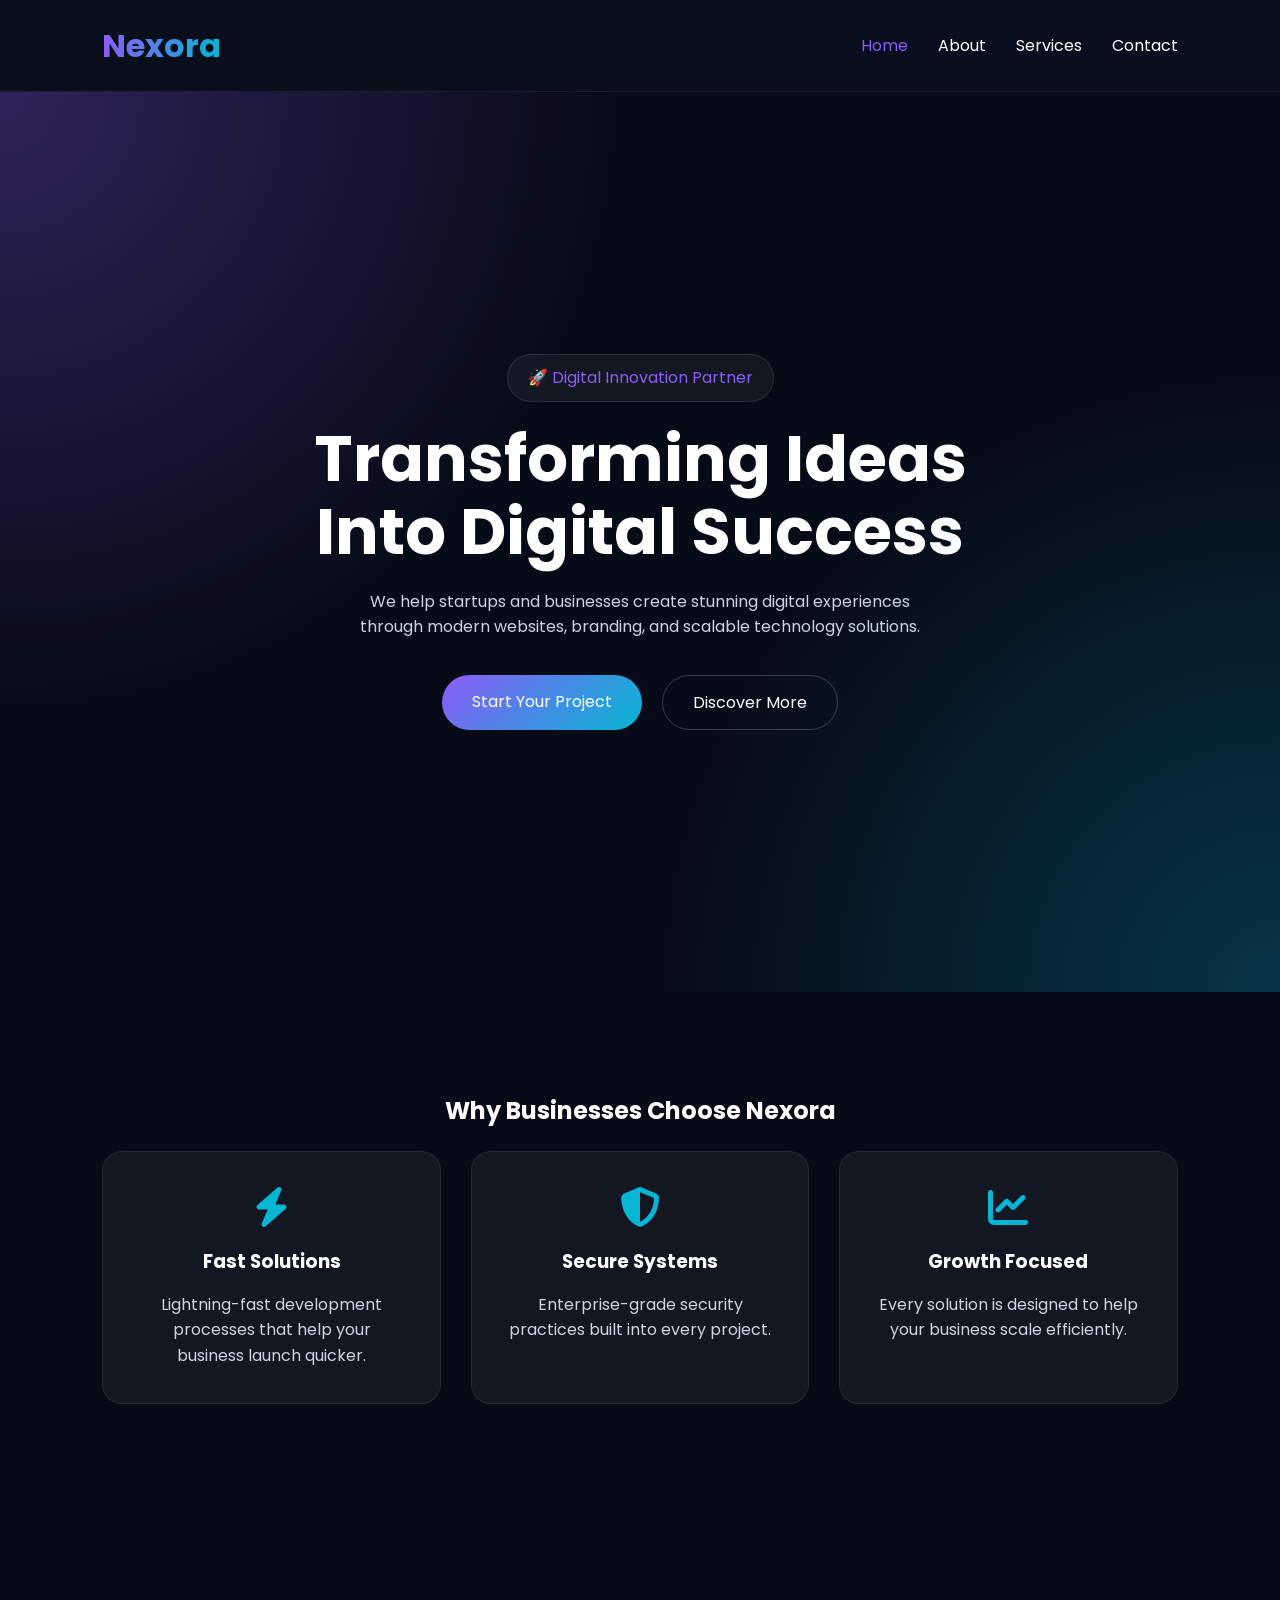
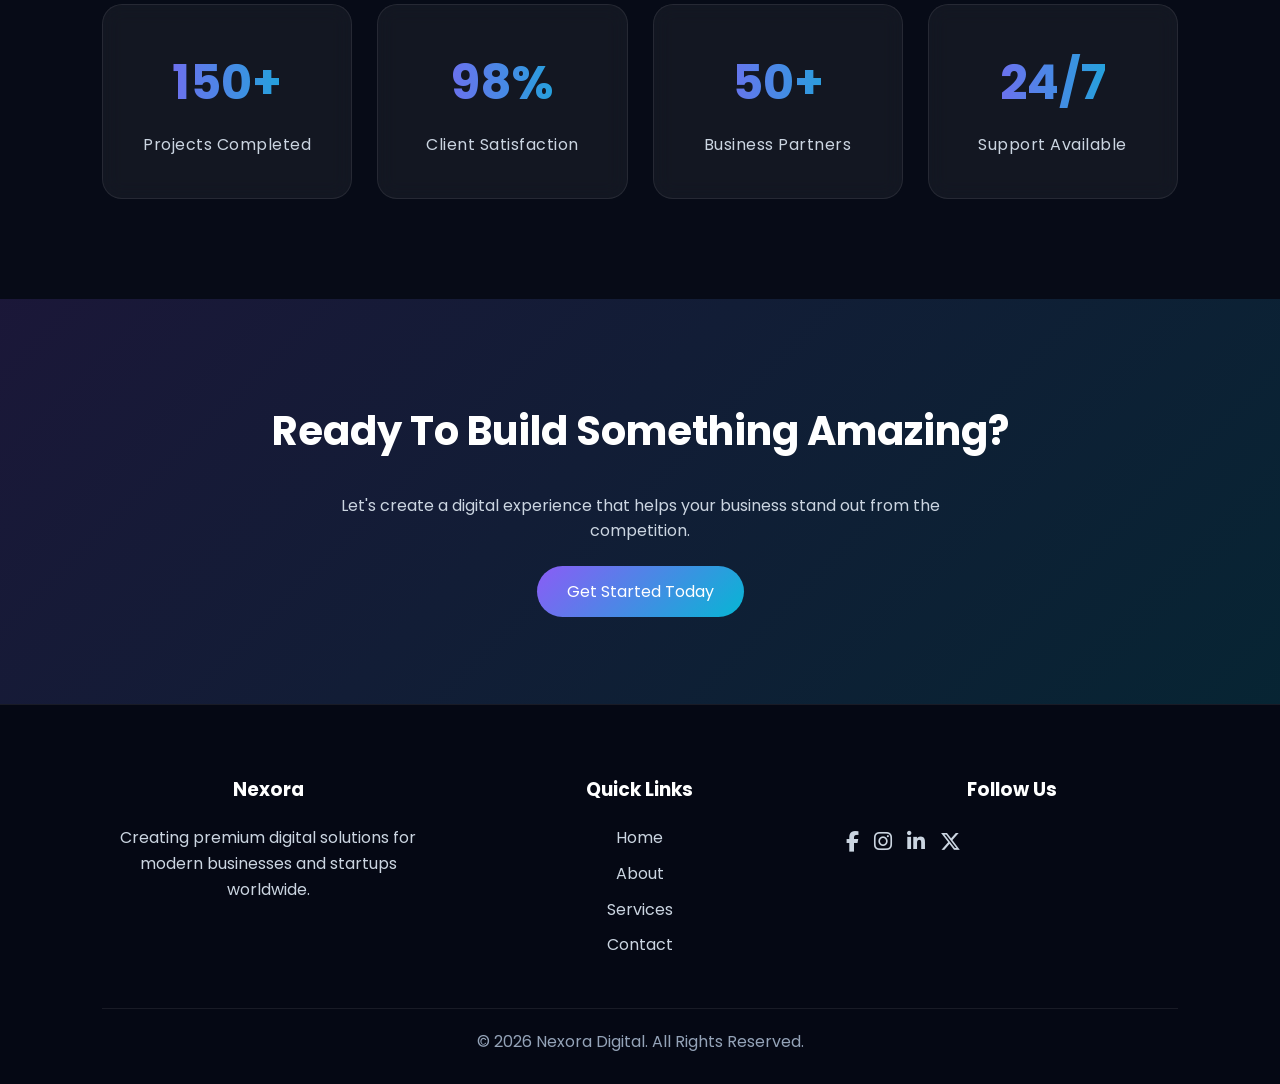
<file: index.html>
<!DOCTYPE html>
<html lang="en">
<head>
    <meta charset="UTF-8">
    <meta name="viewport" content="width=device-width, initial-scale=1.0">
    <title>TechNova Solutions</title>

    <link rel="stylesheet" href="style.css">

    <link rel="stylesheet"
    href="https://cdnjs.cloudflare.com/ajax/libs/font-awesome/6.5.1/css/all.min.css">

    <link href="https://fonts.googleapis.com/css2?family=Poppins:wght@300;400;500;600;700&display=swap"
    rel="stylesheet">
</head>


    <body><!-- NAVBAR -->

<nav class="navbar">

    <div class="logo">Nexora</div>

    <ul class="nav-links">
        <li><a href="index.html">Home</a></li>
        <li><a href="about.html">About</a></li>
        <li><a href="service.html">Services</a></li>
        <li><a href="contact.html">Contact</a></li>
    </ul>

    <div class="hamburger">
        <i class="fas fa-bars"></i>
    </div>

</nav>

<!-- HERO SECTION -->

<section class="hero">

    <div class="hero-content">

        <span class="hero-tag">
            🚀 Digital Innovation Partner
        </span>

        <h1>
            Transforming Ideas Into Digital Success
        </h1>

        <p>
            We help startups and businesses create stunning digital
            experiences through modern websites, branding, and
            scalable technology solutions.
        </p>

        <div class="hero-buttons">
            <a href="contact.html" class="btn">Start Your Project</a>
            <a href="about.html" class="btn-secondary">Discover More</a>
        </div>

    </div>

</section>

<!-- FEATURES -->

<section class="features">

    <h2>Why Businesses Choose Nexora</h2>

    <div class="feature-container">

        <div class="feature-card">

            <i class="fas fa-bolt"></i>

            <h3>Fast Solutions</h3>

            <p>
                Lightning-fast development processes that
                help your business launch quicker.
            </p>

        </div>

        <div class="feature-card">

            <i class="fas fa-shield-halved"></i>

            <h3>Secure Systems</h3>

            <p>
                Enterprise-grade security practices built
                into every project.
            </p>

        </div>

        <div class="feature-card">

            <i class="fas fa-chart-line"></i>

            <h3>Growth Focused</h3>

            <p>
                Every solution is designed to help your
                business scale efficiently.
            </p>

        </div>

    </div>

</section>

<!-- STATS SECTION -->

<section class="stats">

    <div class="stat-card">
        <h2>150+</h2>
        <p>Projects Completed</p>
    </div>

    <div class="stat-card">
        <h2>98%</h2>
        <p>Client Satisfaction</p>
    </div>

    <div class="stat-card">
        <h2>50+</h2>
        <p>Business Partners</p>
    </div>

    <div class="stat-card">
        <h2>24/7</h2>
        <p>Support Available</p>
    </div>

</section>

<!-- CALL TO ACTION -->

<section class="cta">

    <h2>
        Ready To Build Something Amazing?
    </h2>

    <p>
        Let's create a digital experience that helps your
        business stand out from the competition.
    </p>

    <a href="contact.html" class="btn">
        Get Started Today
    </a>

</section>

<!-- FOOTER -->

<footer>

    <div class="footer-container">

        <div class="footer-section">

            <h3>Nexora</h3>

            <p>
                Creating premium digital solutions for modern
                businesses and startups worldwide.
            </p>

        </div>

        <div class="footer-section">

            <h3>Quick Links</h3>

            <a href="index.html">Home</a>
            <a href="about.html">About</a>
            <a href="service.html">Services</a>
            <a href="contact.html">Contact</a>

        </div>

        <div class="footer-section">

            <h3>Follow Us</h3>

            <div class="social-icons">

                <a href="#"><i class="fab fa-facebook-f"></i></a>

                <a href="#"><i class="fab fa-instagram"></i></a>

                <a href="#"><i class="fab fa-linkedin-in"></i></a>

                <a href="#"><i class="fab fa-x-twitter"></i></a>

            </div>

        </div>

    </div>

    <p class="copyright">
        © 2026 Nexora Digital. All Rights Reserved.
    </p>

</footer>

    <script src="script.js"></script>

</body>
</html>
</file>
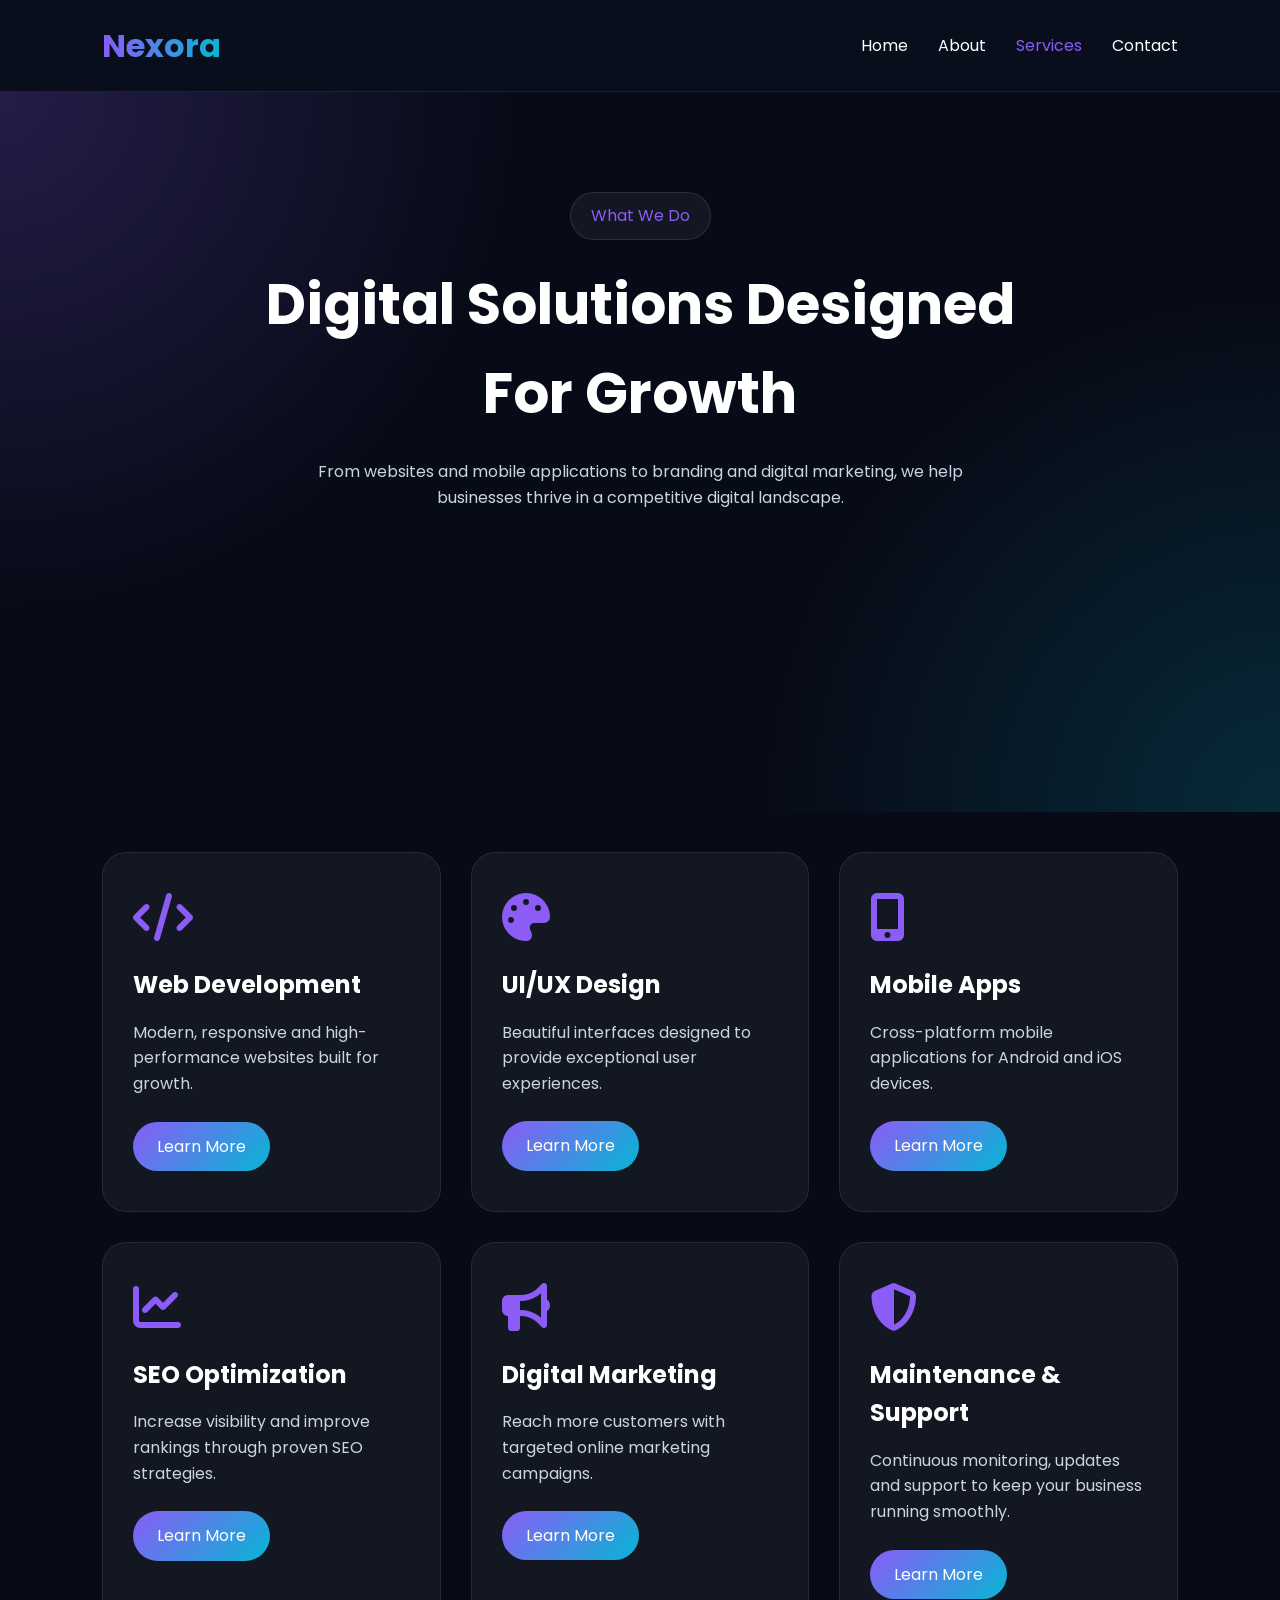
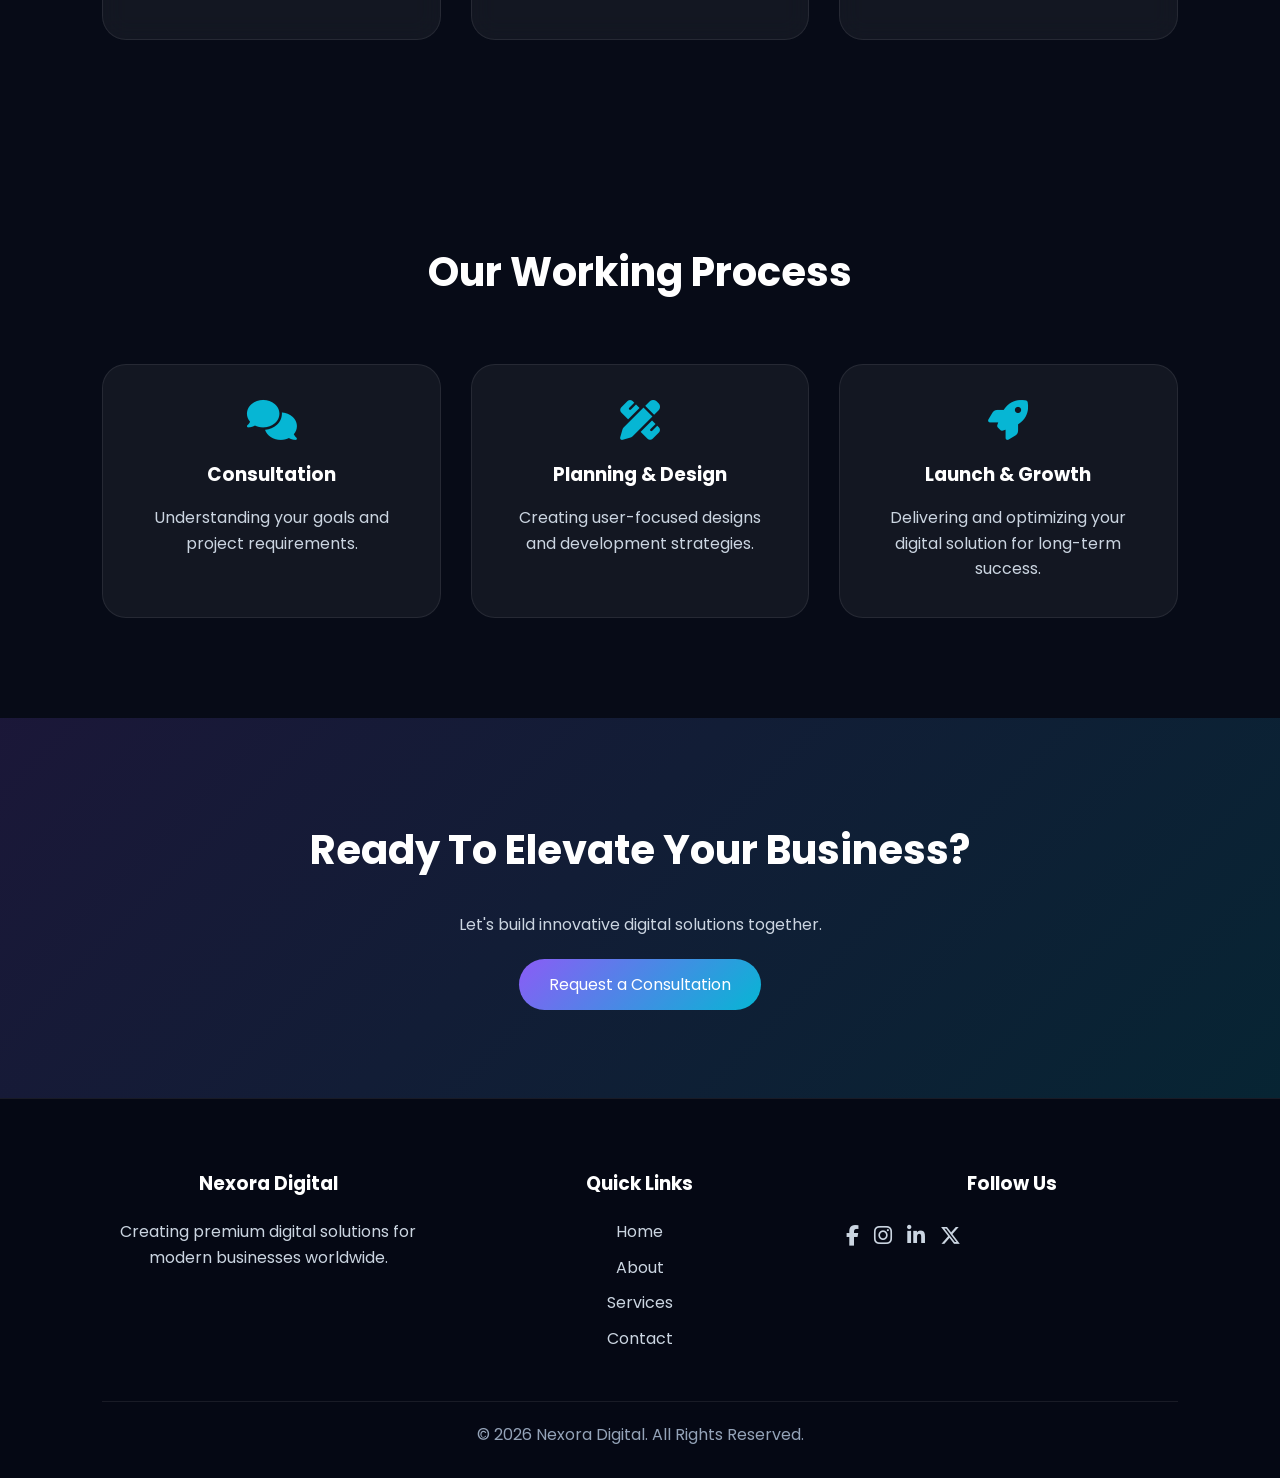
<file: service.html>
<!DOCTYPE html>
<html lang="en">

<head>
    <meta charset="UTF-8">
    <meta name="viewport" content="width=device-width, initial-scale=1.0">
    <title>Services | Nexora Digital</title>

    <link rel="stylesheet" href="style.css">

    <link rel="stylesheet"
        href="https://cdnjs.cloudflare.com/ajax/libs/font-awesome/6.5.1/css/all.min.css">

    <link href="https://fonts.googleapis.com/css2?family=Poppins:wght@300;400;500;600;700&display=swap"
        rel="stylesheet">
</head>

<body>

    <!-- NAVBAR -->

    <nav class="navbar">

        <div class="logo">Nexora</div>

        <ul class="nav-links">
            <li><a href="index.html">Home</a></li>
            <li><a href="about.html">About</a></li>
            <li><a href="service.html" class="active">Services</a></li>
            <li><a href="contact.html">Contact</a></li>
        </ul>

        <div class="hamburger">
            <i class="fas fa-bars"></i>
        </div>

    </nav>

    <!-- SERVICES HERO -->

    <section class="services-page">

        <span class="hero-tag">
            What We Do
        </span>

        <h1>Digital Solutions Designed For Growth</h1>

        <p>
            From websites and mobile applications to branding
            and digital marketing, we help businesses thrive
            in a competitive digital landscape.
        </p>

        
    </section>

    <!-- SERVICES GRID -->

    <section class="services-section">

        <div class="services-container">

            <div class="service-card">

                <i class="fas fa-code"></i>

                <h3>Web Development</h3>

                <p>
                    Modern, responsive and high-performance
                    websites built for growth.
                </p>

                <a href="contact.html"
        class="service-btn">
        Learn More
        </a>


            </div>

            <div class="service-card">

                <i class="fas fa-palette"></i>

                <h3>UI/UX Design</h3>

                <p>
                    Beautiful interfaces designed to provide
                    exceptional user experiences.
                </p>

                <a href="contact.html"
        class="service-btn">
        Learn More
        </a>

            </div>

            <div class="service-card">

                <i class="fas fa-mobile-screen-button"></i>

                <h3>Mobile Apps</h3>

                <p>
                    Cross-platform mobile applications for
                    Android and iOS devices.
                </p>

                <a href="contact.html"
        class="service-btn">
        Learn More
        </a>

            </div>

            <div class="service-card">

                <i class="fas fa-chart-line"></i>

                <h3>SEO Optimization</h3>

                <p>
                    Increase visibility and improve rankings
                    through proven SEO strategies.
                </p>

                 <a href="contact.html"
        class="service-btn">
        Learn More
        </a>

            </div>

            <div class="service-card">

                <i class="fas fa-bullhorn"></i>

                <h3>Digital Marketing</h3>

                <p>
                    Reach more customers with targeted online
                    marketing campaigns.
                </p>

                <a href="contact.html"
        class="service-btn">
        Learn More
        </a>

            </div>

            <div class="service-card">

                <i class="fas fa-shield-halved"></i>

                <h3>Maintenance & Support</h3>

                <p>
                    Continuous monitoring, updates and support
                    to keep your business running smoothly.
                </p>

                <a href="contact.html"
        class="service-btn">
        Learn More
        </a>


            </div>

        </div>

    </section>

    <!-- PROCESS SECTION -->

    <section class="process">

        <h2>Our Working Process</h2>

        <div class="feature-container">

            <div class="feature-card">

                <i class="fas fa-comments"></i>

                <h3>Consultation</h3>

                <p>
                    Understanding your goals and project
                    requirements.
                </p>

            </div>

            <div class="feature-card">

                <i class="fas fa-pen-ruler"></i>

                <h3>Planning & Design</h3>

                <p>
                    Creating user-focused designs and
                    development strategies.
                </p>

            </div>

            <div class="feature-card">

                <i class="fas fa-rocket"></i>

                <h3>Launch & Growth</h3>

                <p>
                    Delivering and optimizing your digital
                    solution for long-term success.
                </p>

            </div>

        </div>

    </section>

    <!-- CTA -->

    <section class="cta">

        <h2>Ready To Elevate Your Business?</h2>

        <p>
            Let's build innovative digital solutions together.
        </p>

        <a href="contact.html" class="btn">
            Request a Consultation
        </a>

    </section>

    <!-- FOOTER -->

    <footer>

        <div class="footer-container">

            <div class="footer-section">

                <h3>Nexora Digital</h3>

                <p>
                    Creating premium digital solutions for
                    modern businesses worldwide.
                </p>

            </div>

            <div class="footer-section">

                <h3>Quick Links</h3>

                <a href="index.html">Home</a>
                <a href="about.html">About</a>
                <a href="service.html">Services</a>
                <a href="contact.html">Contact</a>

            </div>

            <div class="footer-section">

                <h3>Follow Us</h3>

                <div class="social-icons">

                    <a href="#"><i class="fab fa-facebook-f"></i></a>
                    <a href="#"><i class="fab fa-instagram"></i></a>
                    <a href="#"><i class="fab fa-linkedin-in"></i></a>
                    <a href="#"><i class="fab fa-x-twitter"></i></a>

                </div>

            </div>

        </div>

        <p class="copyright">
            © 2026 Nexora Digital. All Rights Reserved.
        </p>

    </footer>

    <script src="script.js"></script>

</body>

</html>
</file>
<file: style.css>
/* =========================
   RESET
========================= */

*{
    margin:0;
    padding:0;
    box-sizing:border-box;
}

html{
    scroll-behavior:smooth;
}

body{
    font-family:'Poppins',sans-serif;
    background:#070b17;
    color:#ffffff;
    line-height:1.6;
    overflow-x:hidden;
}

/* =========================
   NAVBAR
========================= */

.navbar{
    display:flex;
    justify-content:space-between;
    align-items:center;

    padding:20px 8%;

    position:sticky;
    top:0;
    z-index:1000;

    background:rgba(10,15,30,0.9);

    backdrop-filter:blur(12px);

    border-bottom:1px solid rgba(255,255,255,0.08);
}

.logo{
    font-size:2rem;
    font-weight:700;

    background:linear-gradient(
        90deg,
        #8b5cf6,
        #06b6d4
    );
 
    background-clip:text;
    -webkit-background-clip:text;

    color:transparent;
    -webkit-text-fill-color:transparent;
}

.nav-links{
    display:flex;
    list-style:none;
    gap:30px;
}

.nav-links a{
    text-decoration:none;
    color:white;
    transition:.3s;
}

.nav-links a:hover{
    color:#06b6d4;
}

.nav-links a.active{
    color:#8b5cf6;
}

.hamburger{
    display:none;
    color:white;
    font-size:1.5rem;
    cursor:pointer;
}
/* =========================
   HERO
========================= */

.hero{
    min-height:100vh;

    display:flex;
    justify-content:center;
    align-items:center;
    text-align:center;

    padding:50px;

    background:
    radial-gradient(circle at top left,
    rgba(139,92,246,.3),
    transparent 40%),

    radial-gradient(circle at bottom right,
    rgba(6,182,212,.25),
    transparent 40%),

    #070b17;
}

.hero-content{
    max-width:700px;
    margin:auto;
}

.hero-tag{
    display:inline-block;

    padding:10px 20px;

    border-radius:50px;

    background:rgba(255,255,255,.05);

    border:1px solid rgba(255,255,255,.1);

    color:#8b5cf6;

    margin-bottom:20px;
}

.hero h1{
    font-size:4rem;
    line-height:1.15;
    max-width:700px;
    margin:0 auto 20px;
}

.hero p{
    color:#cbd5e1;
    max-width:600px;
    margin:0 auto 35px;
}

.hero-buttons{
    display:flex;
    justify-content:center;
    gap:20px;
    flex-wrap:wrap;
}
/* =========================
   BUTTONS
========================= */

.btn{
    background:linear-gradient(
        135deg,
        #8b5cf6,
        #06b6d4
    );

    color:white;

    text-decoration:none;

    padding:14px 30px;

    border-radius:50px;

    transition:.4s;
}

.btn:hover{

    transform:translateY(-5px);

    box-shadow:
    0 0 20px #8b5cf6,
    0 0 40px #06b6d4;
}

.btn-secondary{

    border:1px solid rgba(255,255,255,.2);

    color:white;

    text-decoration:none;

    padding:14px 30px;

    border-radius:50px;

    transition:.4s;
}

.btn-secondary:hover{

    background:rgba(255,255,255,.08);

    transform:translateY(-5px);
}
/* =========================
   FEATURES
========================= */

.features{
    padding:100px 8%;
    text-align:center;
}

.features h2,
.services-page h1,
.about-page h1,
.contact-page h1{
    text-align:center;
    max-width:800px;
    margin:0 auto 20px;
}

.feature-container{
    display:grid;
    grid-template-columns:repeat(auto-fit,minmax(280px,1fr));
    gap:30px;
    align-items:stretch;
}

.feature-card{
    background:rgba(255,255,255,.05);
    border:1px solid rgba(255,255,255,.08);

    padding:35px;
    border-radius:20px;

    transition:.4s;
}

.feature-card:hover{
    transform:translateY(-10px);

    box-shadow:
    0 0 20px rgba(139,92,246,.5),
    0 0 40px rgba(6,182,212,.3);
}

.feature-card i{
    font-size:2.5rem;
    margin-bottom:20px;

    color:#06b6d4;
}

.feature-card h3{
    margin-bottom:15px;
}

.feature-card p{
    color:#cbd5e1;
}


    


/* =========================
   STATS SECTION
========================= */

.stats{
    padding:100px 8%;
    display:grid;
    grid-template-columns:repeat(4,1fr);
    gap:25px;
    text-align:center;
}

.stat-card{
    background:rgba(255,255,255,.05);
    border:1px solid rgba(255,255,255,.08);
    padding:40px 25px;
    border-radius:20px;
    transition:.4s;
    backdrop-filter:blur(10px);
}

.stat-card:hover{
    transform:translateY(-10px) scale(1.03);

    box-shadow:
    0 0 20px rgba(139,92,246,.5),
    0 0 40px rgba(6,182,212,.3);
}

.stat-card h2{
    font-size:3rem;
    font-weight:700;

    background:linear-gradient(
        90deg,
        #8b5cf6,
        #06b6d4
    );

    -webkit-background-clip:text;
    -webkit-text-fill-color:transparent;

    margin-bottom:10px;
}

.stat-card p{
    color:#cbd5e1;
    font-size:1rem;
    letter-spacing:.5px;
}


/* =========================
   CTA
========================= */

.cta{
    padding:100px 8%;
    text-align:center;

    background:
    linear-gradient(
    135deg,
    rgba(139,92,246,.15),
    rgba(6,182,212,.15)
    );
}

.cta h2{
    font-size:2.5rem;
    margin-bottom:30px;
}
/* =========================
   FOOTER
========================= */

footer{
    padding:70px 8% 30px;

    background:#050814;

    border-top:1px solid rgba(255,255,255,.08);
}

.footer-container{
    display:grid;
    grid-template-columns:repeat(3,1fr);
    gap:40px;
}

.footer-section h3{
    margin-bottom:20px;
}

.footer-section p{
    color:#cbd5e1;
}

.footer-section a{
    display:block;
    color:#cbd5e1;
    text-decoration:none;
    margin-bottom:10px;
    transition:.3s;
}

.footer-section a:hover{
    color:#06b6d4;
}

.footer-section{
    text-align:center;
}

.social-icons{
    display:flex;
    gap:15px;
}

.social-icons a{
    font-size:1.3rem;
}

.copyright{
    text-align:center;
    margin-top:40px;
    padding-top:20px;

    border-top:1px solid rgba(255,255,255,.08);

    color:#94a3b8;
}

/* =========================
   RESPONSIVE
========================= */

@media(max-width:768px){

    .feature-container,
    .footer-container{
        grid-template-columns:1fr;
    }

    .hero h1{
        font-size:2.8rem;
    }

    .nav-links{
        display:none;
    }

    .hamburger{
        display:block;
    }
}



/* =========================
   ABOUT PAGE
========================= */

.about-page{

min-height:80vh;

display:flex;

flex-direction:column;

justify-content:center;

align-items:center;

text-align:center;

padding:100px 10%;

background:
radial-gradient(
circle at top left,
rgba(139,92,246,.25),
transparent 35%
),

radial-gradient(
circle at bottom right,
rgba(6,182,212,.18),
transparent 35%
),

#070b17;
}

.about-page h1{

font-size:3.8rem;

max-width:850px;

margin:20px auto;

line-height:1.2;
}

.about-page p{

max-width:700px;

color:#cbd5e1;

margin:auto;
}

.company-story,
.values,
.team{

padding:100px 8%;

text-align:center;
}

.story-content{

max-width:850px;

margin:auto;
}

.story-content p{

color:#cbd5e1;

margin-top:20px;
}

.mission-vision{

display:grid;

grid-template-columns:
repeat(auto-fit,minmax(320px,1fr));

gap:30px;

padding:80px 8%;
}

.mv-card{

background:
rgba(255,255,255,.05);

border:
1px solid rgba(255,255,255,.08);

padding:40px;

border-radius:24px;

text-align:center;

transition:.4s;
}

.mv-card:hover{

transform:
translateY(-8px);

box-shadow:
0 0 25px rgba(139,92,246,.35);
}

.mv-card i{

font-size:2.5rem;

color:#8b5cf6;

margin-bottom:20px;
}

.mv-card p{

color:#cbd5e1;
}

.values h2,
.team h2{

font-size:2.5rem;

margin-bottom:50px;
}

.team-container{

display:grid;

grid-template-columns:
repeat(auto-fit,minmax(260px,1fr));

gap:30px;
}

.team-card{

background:
rgba(255,255,255,.05);

border:
1px solid rgba(255,255,255,.08);

padding:20px;

border-radius:20px;

transition:.4s;
}

.team-card:hover{

transform:
translateY(-8px);
}

.team-card img{

width:100%;

height:320px;

object-fit:cover;

border-radius:16px;

margin-bottom:15px;
}

.team-card p{

color:#cbd5e1;
}


/* MOBILE */

@media(max-width:768px){

.about-page h1{

font-size:2.5rem;

}

.mission-vision{

grid-template-columns:1fr;

}

}

/* =========================
   SERVICES PAGE
========================= */

.services-page{

min-height:80vh;

padding:100px 8%;

text-align:center;

background:
radial-gradient(
circle at top left,
rgba(139,92,246,.22),
transparent 35%
),

radial-gradient(
circle at bottom right,
rgba(6,182,212,.18),
transparent 35%
),

#070b17;
}

.services-page h1{

font-size:3.5rem;

margin-bottom:20px;

max-width:800px;

margin-left:auto;

margin-right:auto;
}

.services-page p{

max-width:700px;

margin:auto;

color:#cbd5e1;

margin-bottom:60px;
}

/* GRID */

.services-container{

display:grid;

grid-template-columns:
repeat(auto-fit,minmax(300px,1fr));

gap:30px;
}

/* CARD */

.service-card{

background:
rgba(255,255,255,.05);

border:
1px solid rgba(255,255,255,.08);

padding:40px 30px;

border-radius:24px;

transition:.4s;

backdrop-filter:blur(12px);
}

.service-card:hover{

transform:
translateY(-10px);

box-shadow:
0 0 20px rgba(139,92,246,.35),
0 0 40px rgba(6,182,212,.18);
}

.service-card i{

font-size:3rem;

color:#8b5cf6;

margin-bottom:25px;
}

.service-card h3{

font-size:1.5rem;

margin-bottom:15px;
}

.service-card p{

color:#cbd5e1;

margin-bottom:25px;
}

.service-btn{

display:inline-block;

padding:12px 24px;

border-radius:40px;

text-decoration:none;

background:
linear-gradient(
135deg,
#8b5cf6,
#06b6d4
);

color:white;

transition:.3s;
}

.service-btn:hover{

transform:
translateY(-3px);
}


/* MOBILE */

@media(max-width:768px){

.services-page h1{

font-size:2.4rem;

}

}
/* =========================
   SERVICES SECTION
========================= */

.services-section{

padding:20px 8% 100px;

background:#070b17;

}

.services-section .services-container{

margin-top:20px;

}

.process{

padding:100px 8%;

text-align:center;

}

.process h2{

font-size:2.5rem;

margin-bottom:60px;

}

.process .feature-card{

background:
rgba(255,255,255,.05);

border:
1px solid rgba(255,255,255,.08);

border-radius:24px;

}

.process .feature-card:hover{

transform:
translateY(-8px);

}

.cta p{

color:#cbd5e1;

margin-bottom:35px;

max-width:650px;

margin-left:auto;

margin-right:auto;

}

/* =========================
   CONTACT PAGE
========================= */

.contact-page{

min-height:80vh;

display:flex;

flex-direction:column;

justify-content:center;

align-items:center;

text-align:center;

padding:100px 10%;

background:
radial-gradient(
circle at top left,
rgba(139,92,246,.25),
transparent 35%
),

radial-gradient(
circle at bottom right,
rgba(6,182,212,.18),
transparent 35%
),

#070b17;
}

.contact-page h1{

font-size:3.8rem;

line-height:1.2;

max-width:850px;

margin:20px auto;
}

.contact-page p{

max-width:700px;

margin:auto;

color:#cbd5e1;
}


/* CONTACT INFO */

.contact-info{

padding:80px 8%;
}

.contact-info .feature-card{

text-align:center;
}


/* CONTACT FORM */

.contact-form-section{

padding:40px 8% 100px;

display:flex;

justify-content:center;
}

#contactForm{

width:100%;

max-width:800px;

display:flex;

flex-direction:column;

gap:22px;

padding:50px;

border-radius:28px;

background:
rgba(255,255,255,.05);

border:
1px solid rgba(255,255,255,.08);

backdrop-filter:blur(12px);
}

#contactForm input,
#contactForm textarea{

width:100%;

padding:18px;

border:none;

outline:none;

border-radius:16px;

background:
rgba(255,255,255,.05);

color:white;

font-family:'Poppins',sans-serif;

border:
1px solid rgba(255,255,255,.08);
}

#contactForm textarea{

resize:none;
}

#contactForm input::placeholder,
#contactForm textarea::placeholder{

color:#94a3b8;
}

#contactForm input:focus,
#contactForm textarea:focus{

border:
1px solid #8b5cf6;

box-shadow:
0 0 15px rgba(139,92,246,.3);
}


/* BUTTON */

#contactForm button{

padding:18px;

border:none;

cursor:pointer;

border-radius:50px;

font-size:1rem;

color:white;

background:
linear-gradient(
135deg,
#8b5cf6,
#06b6d4
);

transition:.4s;
}

#contactForm button:hover{

transform:
translateY(-5px);

box-shadow:
0 0 20px #8b5cf6,
0 0 40px #06b6d4;
}


/* MOBILE */

@media(max-width:768px){

.contact-page h1{

font-size:2.5rem;

}

#contactForm{

padding:30px;

}

}


   

@media(max-width:768px){

    .stats{
        grid-template-columns:repeat(2,1fr);
    }

}

@media(max-width:576px){

    .stats{
        grid-template-columns:1fr;
    }

}
</file>
